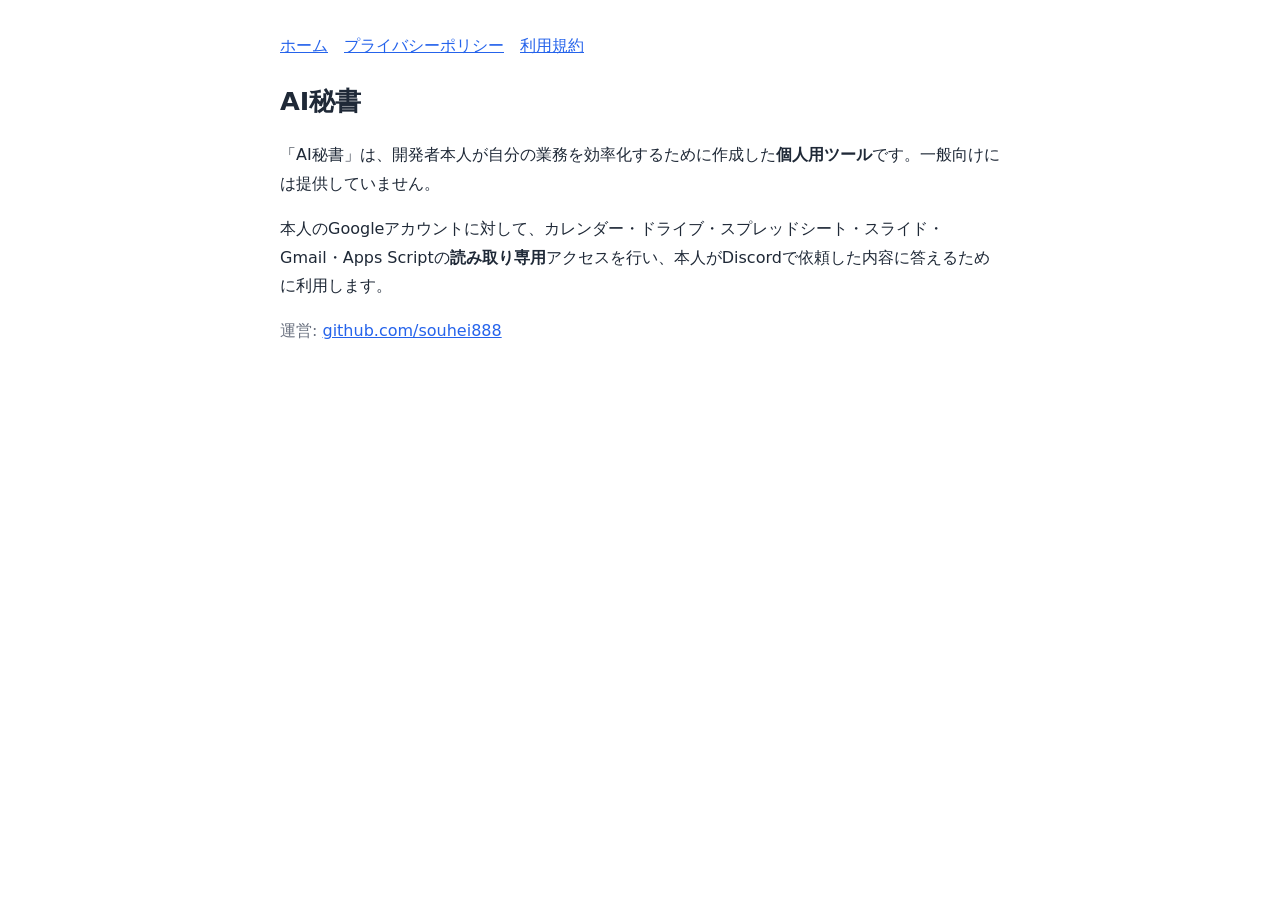
<file: index.html>
<!doctype html><html lang="ja"><head><meta charset="utf-8"><meta name="viewport" content="width=device-width,initial-scale=1"><title>AI秘書</title><link rel="stylesheet" href="style.css"></head><body>
<nav><a href="index.html">ホーム</a><a href="privacy.html">プライバシーポリシー</a><a href="terms.html">利用規約</a></nav>
<h1>AI秘書</h1>
<p>「AI秘書」は、開発者本人が自分の業務を効率化するために作成した<strong>個人用ツール</strong>です。一般向けには提供していません。</p>
<p>本人のGoogleアカウントに対して、カレンダー・ドライブ・スプレッドシート・スライド・Gmail・Apps Scriptの<strong>読み取り専用</strong>アクセスを行い、本人がDiscordで依頼した内容に答えるために利用します。</p>
<p class="muted">運営: <a href="https://github.com/souhei888">github.com/souhei888</a></p>
</body></html>
</file>
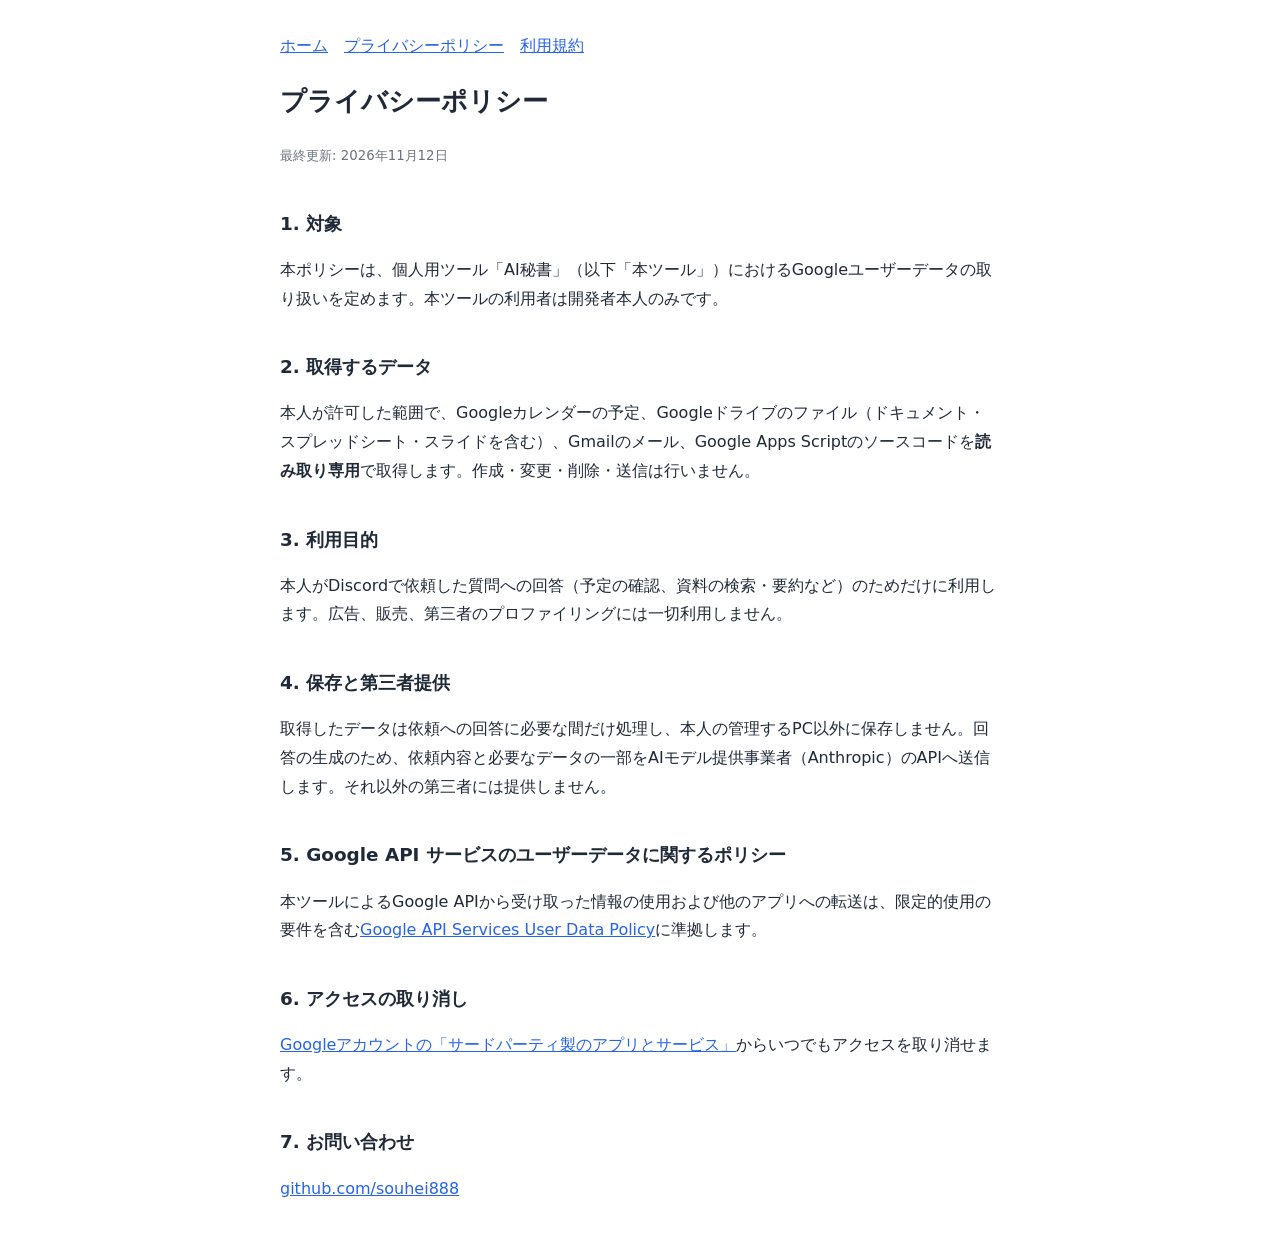
<file: privacy.html>
<!doctype html><html lang="ja"><head><meta charset="utf-8"><meta name="viewport" content="width=device-width,initial-scale=1"><title>プライバシーポリシー</title><link rel="stylesheet" href="style.css"></head><body>
<nav><a href="index.html">ホーム</a><a href="privacy.html">プライバシーポリシー</a><a href="terms.html">利用規約</a></nav>
<h1>プライバシーポリシー</h1>
<p><small>最終更新: 2026年11月12日</small></p>
<h2>1. 対象</h2><p>本ポリシーは、個人用ツール「AI秘書」（以下「本ツール」）におけるGoogleユーザーデータの取り扱いを定めます。本ツールの利用者は開発者本人のみです。</p>
<h2>2. 取得するデータ</h2><p>本人が許可した範囲で、Googleカレンダーの予定、Googleドライブのファイル（ドキュメント・スプレッドシート・スライドを含む）、Gmailのメール、Google Apps Scriptのソースコードを<strong>読み取り専用</strong>で取得します。作成・変更・削除・送信は行いません。</p>
<h2>3. 利用目的</h2><p>本人がDiscordで依頼した質問への回答（予定の確認、資料の検索・要約など）のためだけに利用します。広告、販売、第三者のプロファイリングには一切利用しません。</p>
<h2>4. 保存と第三者提供</h2><p>取得したデータは依頼への回答に必要な間だけ処理し、本人の管理するPC以外に保存しません。回答の生成のため、依頼内容と必要なデータの一部をAIモデル提供事業者（Anthropic）のAPIへ送信します。それ以外の第三者には提供しません。</p>
<h2>5. Google API サービスのユーザーデータに関するポリシー</h2><p>本ツールによるGoogle APIから受け取った情報の使用および他のアプリへの転送は、限定的使用の要件を含む<a href="https://developers.google.com/terms/api-services-user-data-policy">Google API Services User Data Policy</a>に準拠します。</p>
<h2>6. アクセスの取り消し</h2><p><a href="https://myaccount.google.com/permissions">Googleアカウントの「サードパーティ製のアプリとサービス」</a>からいつでもアクセスを取り消せます。</p>
<h2>7. お問い合わせ</h2><p><a href="https://github.com/souhei888">github.com/souhei888</a></p>
</body></html>
</file>
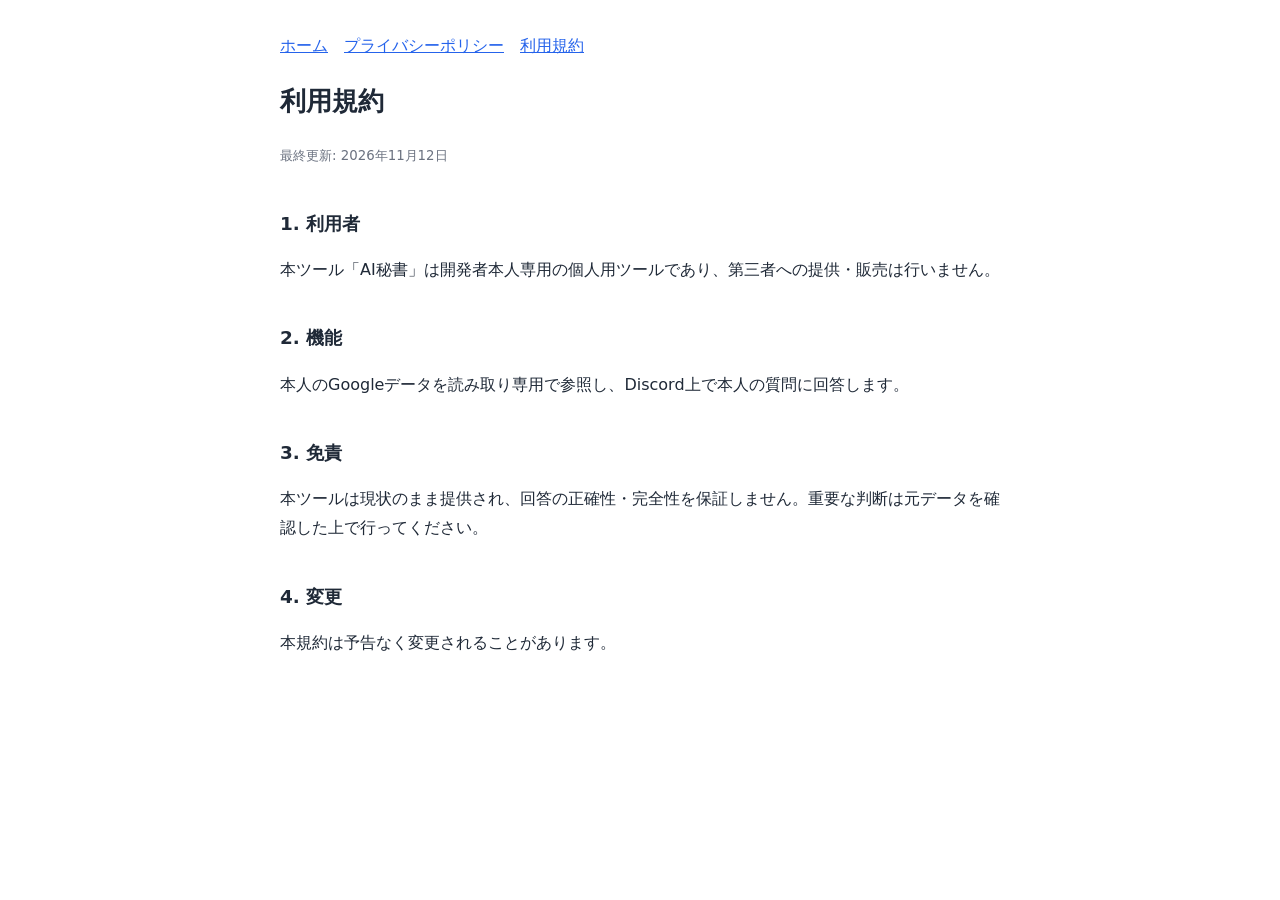
<file: terms.html>
<!doctype html><html lang="ja"><head><meta charset="utf-8"><meta name="viewport" content="width=device-width,initial-scale=1"><title>利用規約</title><link rel="stylesheet" href="style.css"></head><body>
<nav><a href="index.html">ホーム</a><a href="privacy.html">プライバシーポリシー</a><a href="terms.html">利用規約</a></nav>
<h1>利用規約</h1>
<p><small>最終更新: 2026年11月12日</small></p>
<h2>1. 利用者</h2><p>本ツール「AI秘書」は開発者本人専用の個人用ツールであり、第三者への提供・販売は行いません。</p>
<h2>2. 機能</h2><p>本人のGoogleデータを読み取り専用で参照し、Discord上で本人の質問に回答します。</p>
<h2>3. 免責</h2><p>本ツールは現状のまま提供され、回答の正確性・完全性を保証しません。重要な判断は元データを確認した上で行ってください。</p>
<h2>4. 変更</h2><p>本規約は予告なく変更されることがあります。</p>
</body></html>
</file>
<file: style.css>
:root{--bg:#fff;--fg:#1f2937;--muted:#6b7280;--accent:#2563eb}
@media (prefers-color-scheme:dark){:root{--bg:#111827;--fg:#e5e7eb;--muted:#9ca3af;--accent:#60a5fa}}
body{background:var(--bg);color:var(--fg);font-family:"Noto Sans JP",system-ui,sans-serif;line-height:1.8;max-width:720px;margin:0 auto;padding:32px 16px}
a{color:var(--accent)}h1{font-size:1.6rem}h2{font-size:1.15rem;margin-top:2em}small,.muted{color:var(--muted)}
nav a{margin-right:1em}
</file>
